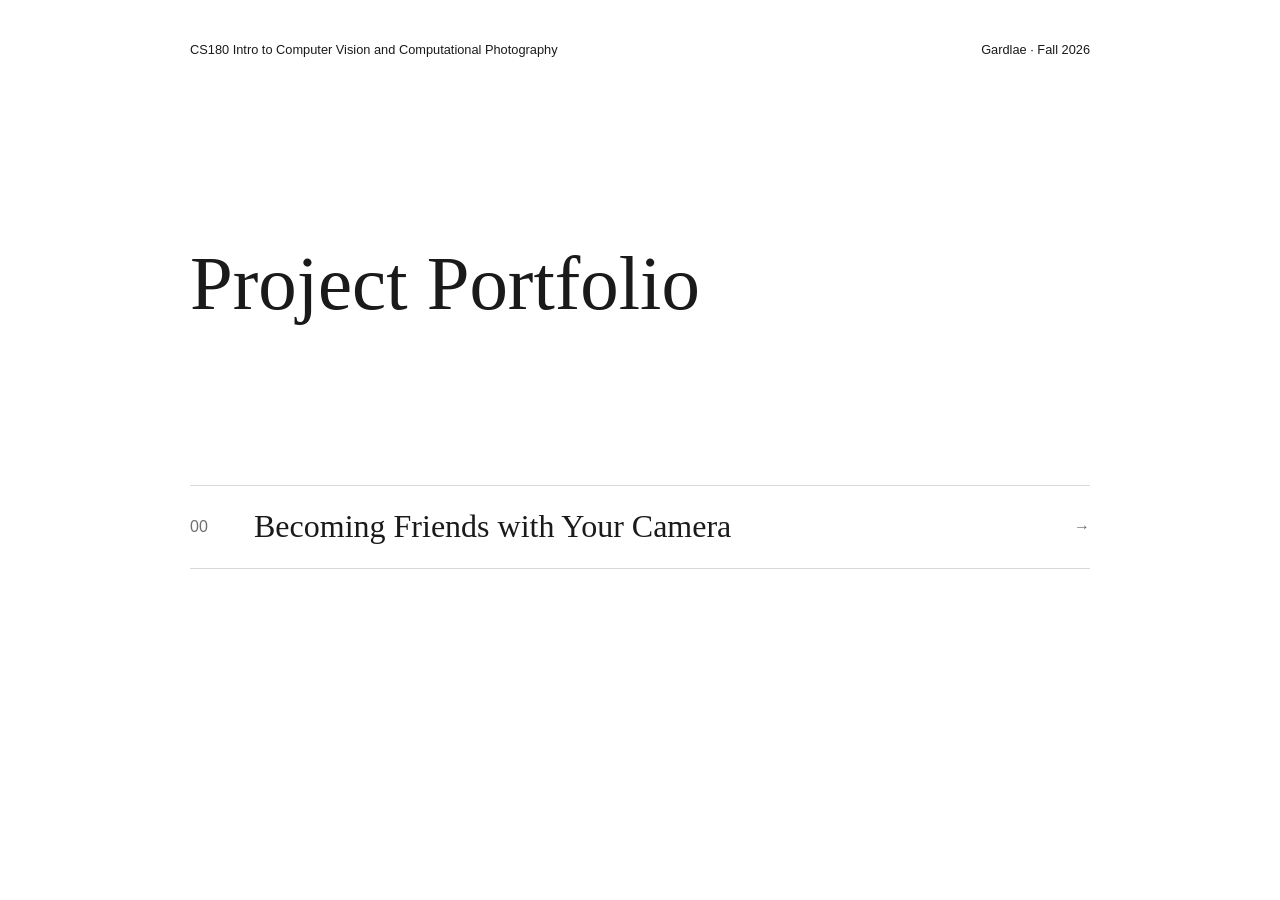
<file: index.html>
<!doctype html>
<html lang="en">
  <head>
    <meta charset="utf-8">
    <meta name="viewport" content="width=device-width, initial-scale=1">
    <meta name="description" content="A collection of computational photography projects.">
    <title>Gardlae — CS180</title>
    <link rel="stylesheet" href="./style.css">
  </head>
  <body>
    <header class="portfolio-header">
      <p>CS180 Intro to Computer Vision and Computational Photography</p>
      <p>Gardlae · Fall 2026</p>
    </header>

    <main>
      <h1 class="portfolio-title">Project Portfolio</h1>

      <nav aria-label="Projects">
        <a class="project-card" href="./0/">
          <span>00</span>
          <h2>Becoming Friends with Your Camera</h2>
          <span aria-hidden="true">→</span>
        </a>
      </nav>
    </main>
  </body>
</html>
</file>
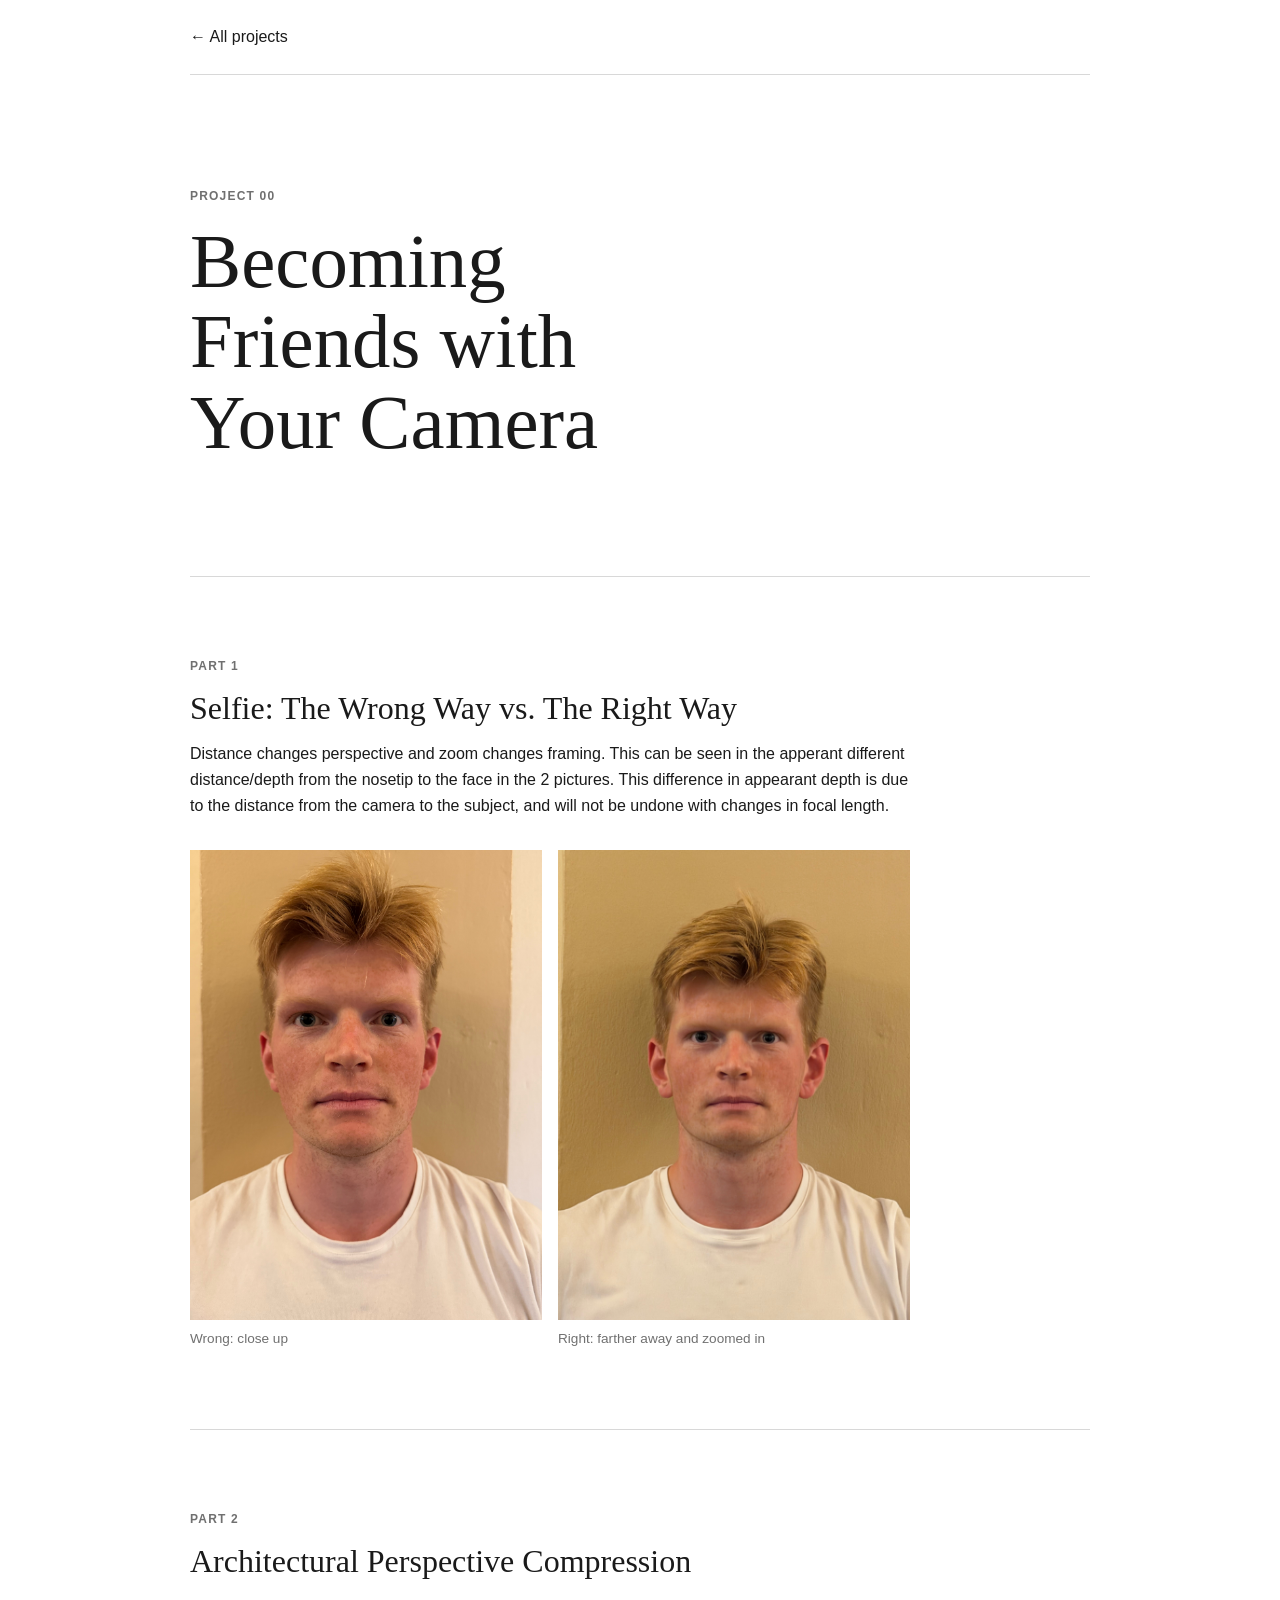
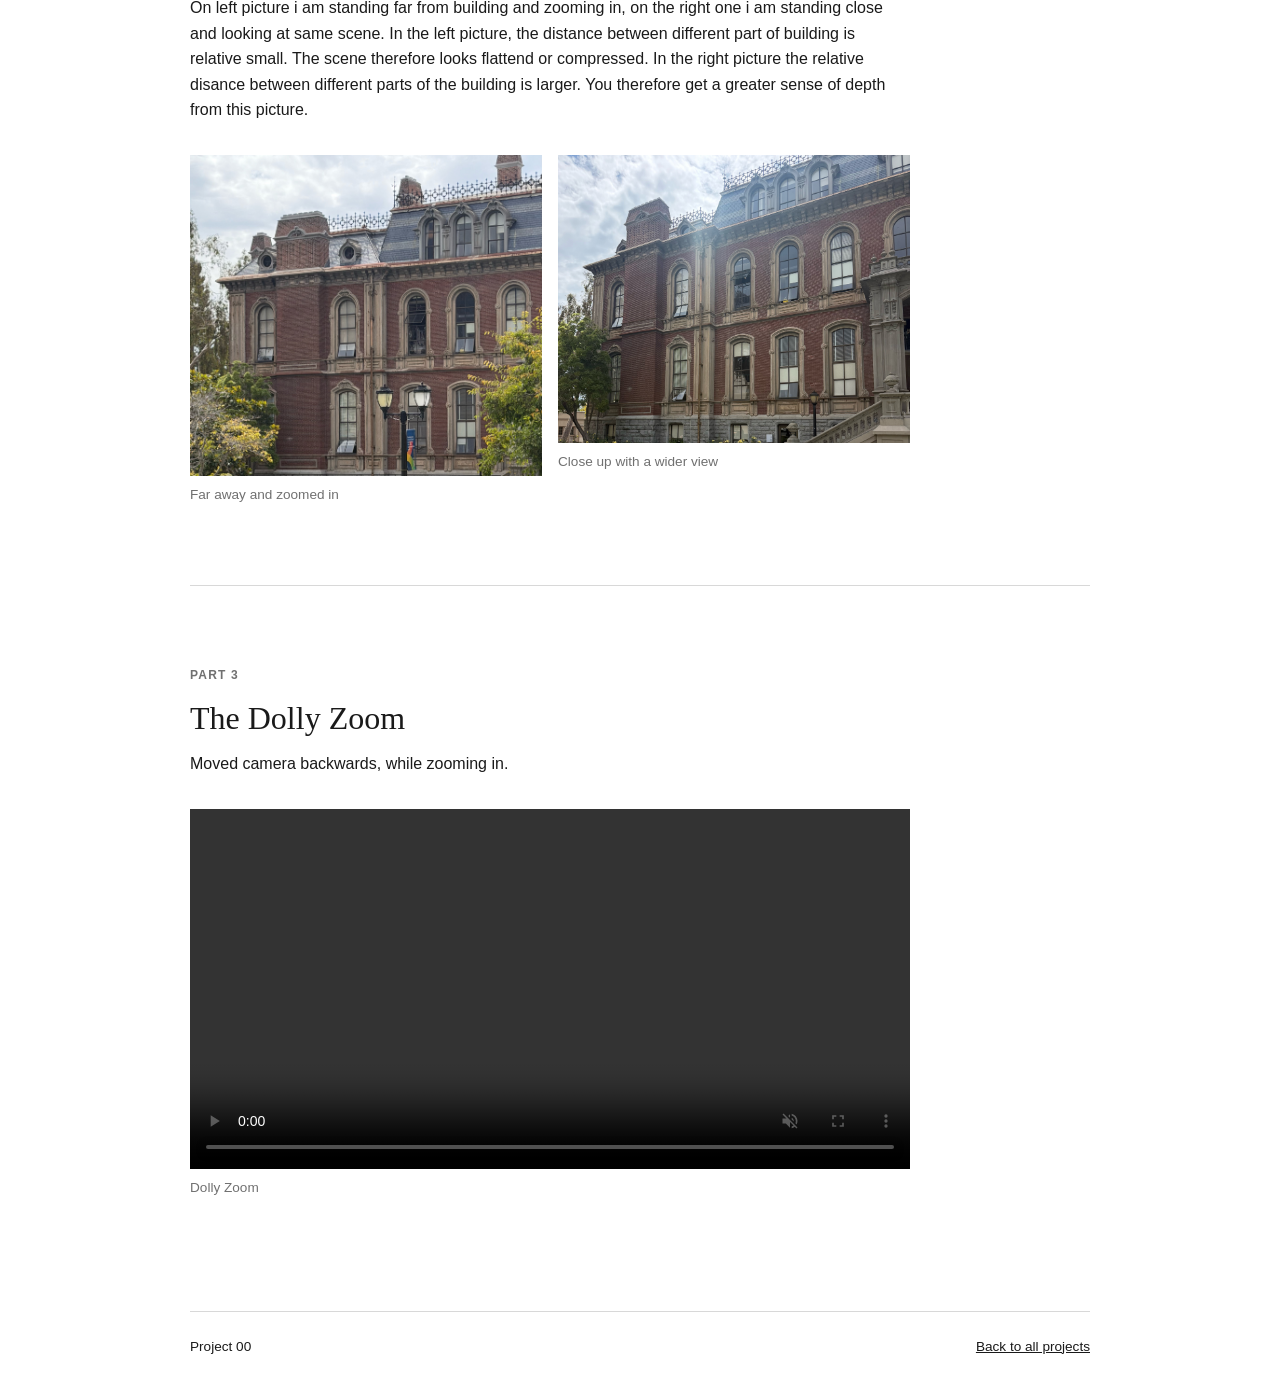
<file: 0/index.html>
<!doctype html>
<html lang="en">
  <head>
    <meta charset="utf-8">
    <meta name="viewport" content="width=device-width, initial-scale=1">
    <meta name="description" content="Project 0: Becoming Friends with Your Camera.">
    <title>Project 0 — Gardlae</title>
    <link rel="stylesheet" href="../style.css">
  </head>
  <body>
    <header>
      <a href="../">← All projects</a>
    </header>

    <main>
      <section>
        <p>Project 00</p>
        <h1>Becoming Friends with Your Camera</h1>
      </section>

      <section>
        <p>Part 1</p>
        <div>
          <h2>Selfie: The Wrong Way vs. The Right Way</h2>
          <p>
            Distance changes perspective and zoom changes framing. This can be seen in the apperant different distance/depth from the nosetip to the face in the 2 pictures.
            This difference in appearant depth is due to the distance from the camera to the subject, and will not be undone with changes in focal length.
          </p>
          <div class="comparison-grid">
            <figure>
              <img
                src="./media/IMG_4014.jpg"
                alt="A close-up selfie showing stronger facial perspective distortion"
                loading="lazy"
              >
              <figcaption>Wrong: close up</figcaption>
            </figure>
            <figure>
              <img
                src="./media/IMG_4013.jpg"
                alt="A selfie taken from farther away and zoomed in, showing less perspective distortion"
                loading="lazy"
              >
              <figcaption>Right: farther away and zoomed in</figcaption>
            </figure>
          </div>
        </div>
      </section>

      <section>
        <p>Part 2</p>
        <div>
          <h2>Architectural Perspective Compression</h2>
          <p>
            On left picture i am standing far from building and zooming in, on the right one i am standing close and looking at same scene.
            In the left picture, the distance between different part of building is relative small. The scene therefore looks flattend or compressed.
            In the right picture the relative disance between different parts of the building is larger. You therefore get a greater sense of depth from this picture.
          </p>
          <div class="comparison-grid">
            <figure>
              <img
                src="./media/IMG_4010.jpg"
                alt="The building photographed from farther away with a zoomed-in lens"
                loading="lazy"
              >
              <figcaption>Far away and zoomed in</figcaption>
            </figure>
            <figure>
              <img
                src="./media/IMG_4011.jpg"
                alt="The same building photographed from close up with a wider view"
                loading="lazy"
              >
              <figcaption>Close up with a wider view</figcaption>
            </figure>
          </div>
        </div>
      </section>

      <section>
        <p>Part 3</p>
        <div>
          <h2>The Dolly Zoom</h2>
          <p>Moved camera backwards, while zooming in.</p>
          <figure>
            <video src="./media/dolly-zoom.mp4" autoplay loop muted playsinline controls>
              Your browser does not support embedded videos.
            </video>
            <figcaption>Dolly Zoom</figcaption>
          </figure>
        </div>
      </section>
    </main>

    <footer>
      <p>Project 00</p>
      <a href="../">Back to all projects</a>
    </footer>
  </body>
</html>
</file>
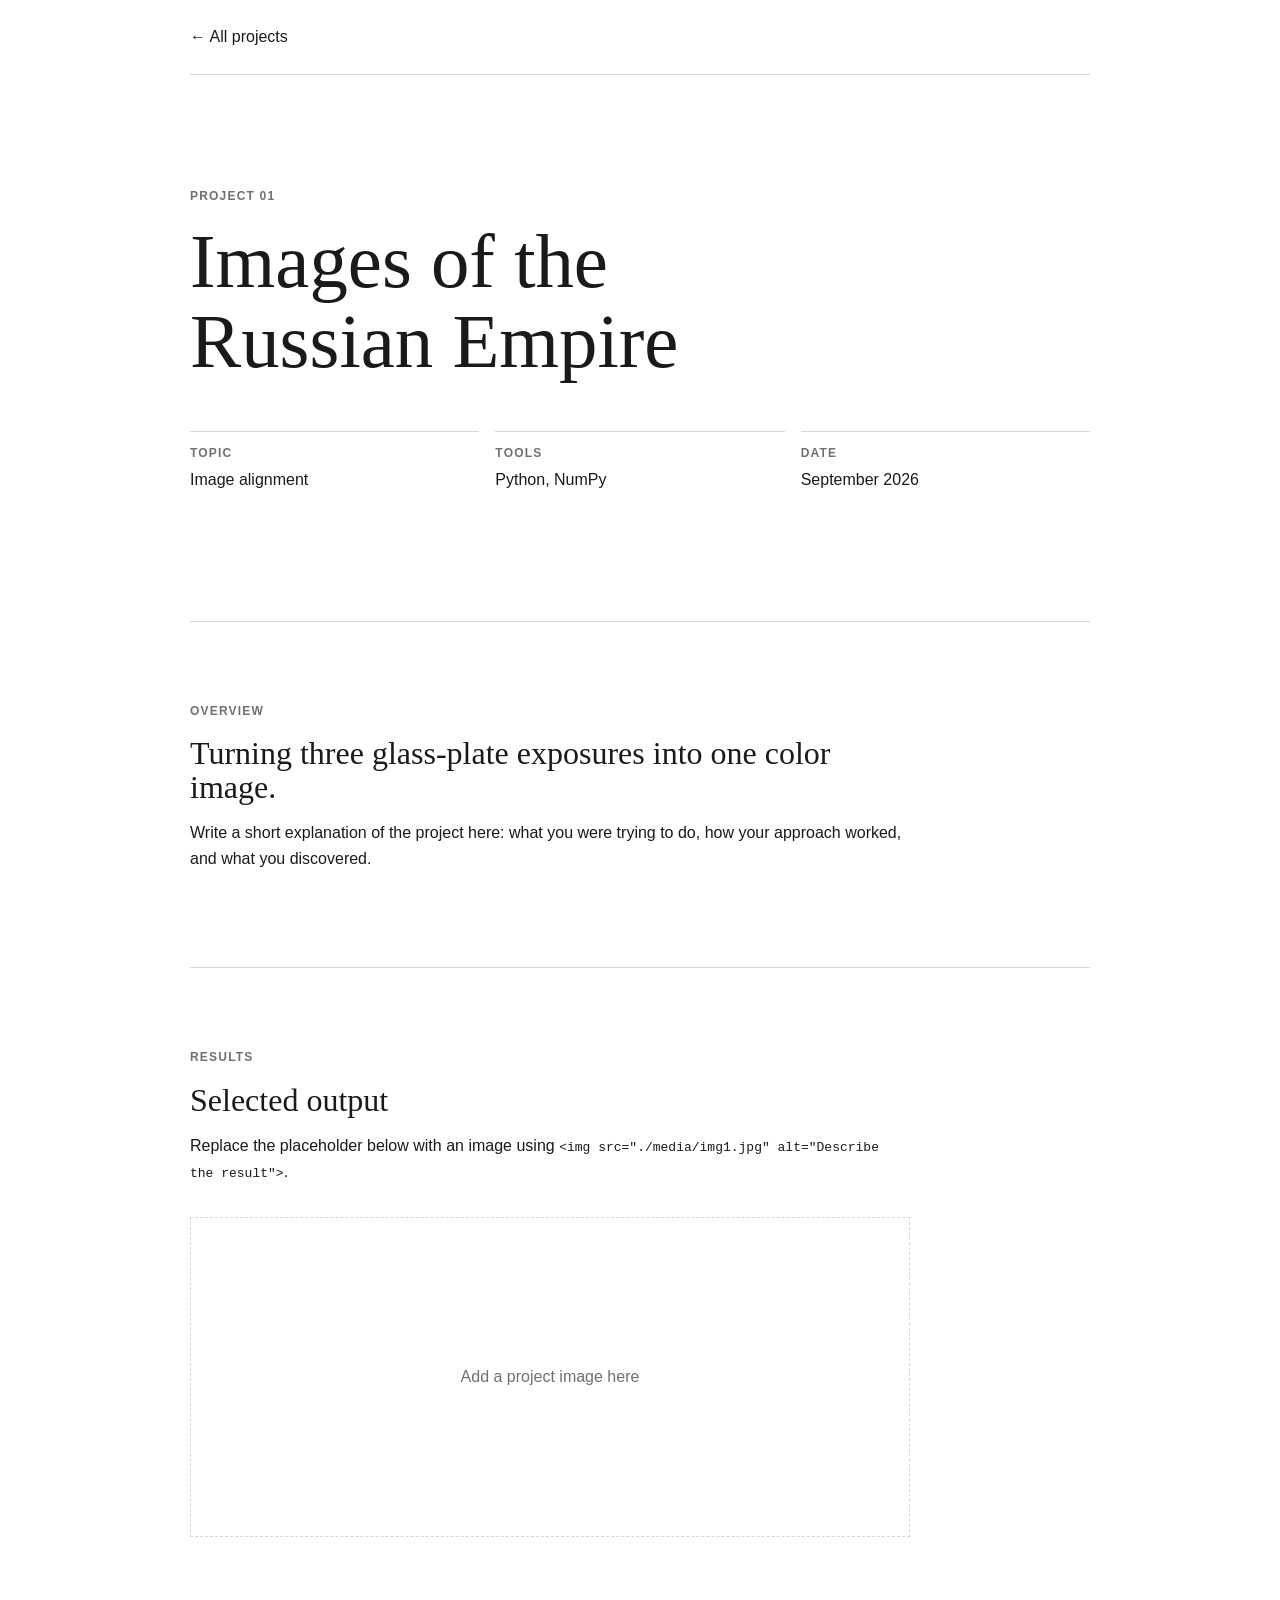
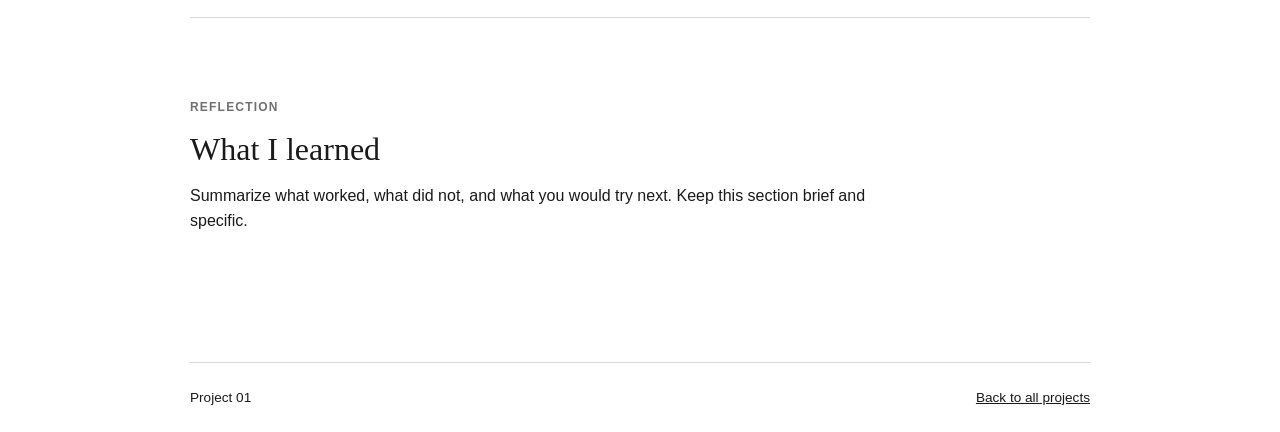
<file: 1/index.html>
<!doctype html>
<html lang="en">
  <head>
    <meta charset="utf-8">
    <meta name="viewport" content="width=device-width, initial-scale=1">
    <meta name="description" content="Project 1: Images of the Russian Empire.">
    <title>Project 1 — Gardlae</title>
    <link rel="stylesheet" href="../style.css">
  </head>
  <body>
    <header>
      <a href="../">← All projects</a>
    </header>

    <main>
      <section>
        <p>Project 01</p>
        <h1>Images of the Russian Empire</h1>

        <dl class="project-meta">
          <div>
            <dt>Topic</dt>
            <dd>Image alignment</dd>
          </div>
          <div>
            <dt>Tools</dt>
            <dd>Python, NumPy</dd>
          </div>
          <div>
            <dt>Date</dt>
            <dd>September 2026</dd>
          </div>
        </dl>
      </section>

      <section>
        <p>Overview</p>
        <div>
          <h2>Turning three glass-plate exposures into one color image.</h2>
          <p>
            Write a short explanation of the project here: what you were trying
            to do, how your approach worked, and what you discovered.
          </p>
        </div>
      </section>

      <section>
        <p>Results</p>
        <div>
          <h2>Selected output</h2>
          <p>
            Replace the placeholder below with an image using
            <code>&lt;img src="./media/img1.jpg" alt="Describe the result"&gt;</code>.
          </p>
          <div class="media-placeholder">Add a project image here</div>
        </div>
      </section>

      <section>
        <p>Reflection</p>
        <div>
          <h2>What I learned</h2>
          <p>
            Summarize what worked, what did not, and what you would try next.
            Keep this section brief and specific.
          </p>
        </div>
      </section>
    </main>

    <footer>
      <p>Project 01</p>
      <a href="../">Back to all projects</a>
    </footer>
  </body>
</html>
</file>
<file: style.css>
:root {
  --muted: #707070;
  --line: #d8d8d8;
}

* { box-sizing: border-box; }

body {
  margin: 0;
  color: #1a1a1a;
  font-family: Arial, sans-serif;
  line-height: 1.6;
}

a { color: inherit; }
figure { margin: 0; }

img,
video {
  display: block;
  width: 100%;
}

body > header,
main,
footer {
  width: min(calc(100% - 2rem), 900px);
  margin-inline: auto;
}

body > header,
footer {
  display: flex;
  align-items: baseline;
  justify-content: space-between;
  gap: 1rem;
  padding-block: 1.5rem;
  border-bottom: 1px solid var(--line);
}

header p,
footer p { margin: 0; }

header a,
.project-card { text-decoration: none; }

h1,
h2 {
  margin: 0;
  font-family: Georgia, serif;
  font-weight: 400;
  line-height: 1.05;
}

h1 { font-size: clamp(2.5rem, 6vw, 5rem); }
h2 { font-size: clamp(1.4rem, 3vw, 2rem); }

.portfolio-header {
  padding-top: 2.5rem;
  border: 0;
  font-size: 0.8rem;
}

.portfolio-title { padding-block: clamp(5rem, 15vw, 10rem); }

main > nav {
  padding-bottom: 6rem;
  border-top: 1px solid var(--line);
}

.project-card {
  display: grid;
  grid-template-columns: 3rem 1fr auto;
  align-items: center;
  gap: 1rem;
  padding-block: 1.5rem;
  border-bottom: 1px solid var(--line);
}

.project-card span,
main > section > p:first-child,
.project-meta dt,
figcaption { color: var(--muted); }

.project-card:hover h2,
.project-card:focus-visible h2 { text-decoration: underline; }

main > section {
  padding-block: clamp(3rem, 8vw, 5rem);
}

main > section + section { border-top: 1px solid var(--line); }
main > section:first-child { padding-block: clamp(4rem, 10vw, 7rem); }

main > section:first-child h1 {
  max-width: 13ch;
  margin-top: 0.75rem;
}

main > section > p:first-child,
.project-meta dt {
  font-size: 0.75rem;
  font-weight: 700;
  letter-spacing: 0.1em;
  text-transform: uppercase;
}

main > section > p:first-child { margin: 0 0 1rem; }
main > section > div { max-width: 720px; }
main > section h2 { margin-bottom: 1rem; }

main > section > div > figure,
.comparison-grid,
.media-placeholder { margin-top: 2rem; }

.project-meta,
.comparison-grid {
  display: grid;
  gap: 1rem;
}

.project-meta {
  grid-template-columns: repeat(3, 1fr);
  margin-top: 3rem;
}

.project-meta div {
  padding-top: 0.75rem;
  border-top: 1px solid var(--line);
}

.project-meta dd { margin: 0.25rem 0 0; }
.comparison-grid { grid-template-columns: repeat(2, 1fr); }

figcaption {
  margin-top: 0.5rem;
  font-size: 0.85rem;
}

.media-placeholder {
  display: grid;
  min-height: 20rem;
  place-items: center;
  border: 1px dashed var(--line);
  color: var(--muted);
}

footer {
  margin-top: 2rem;
  border-top: 1px solid var(--line);
  border-bottom: 0;
  font-size: 0.85rem;
}

@media (max-width: 640px) {
  .portfolio-header p:last-child { display: none; }

  .project-meta,
  .comparison-grid { grid-template-columns: 1fr; }

  footer { flex-direction: column; }
}
</file>
